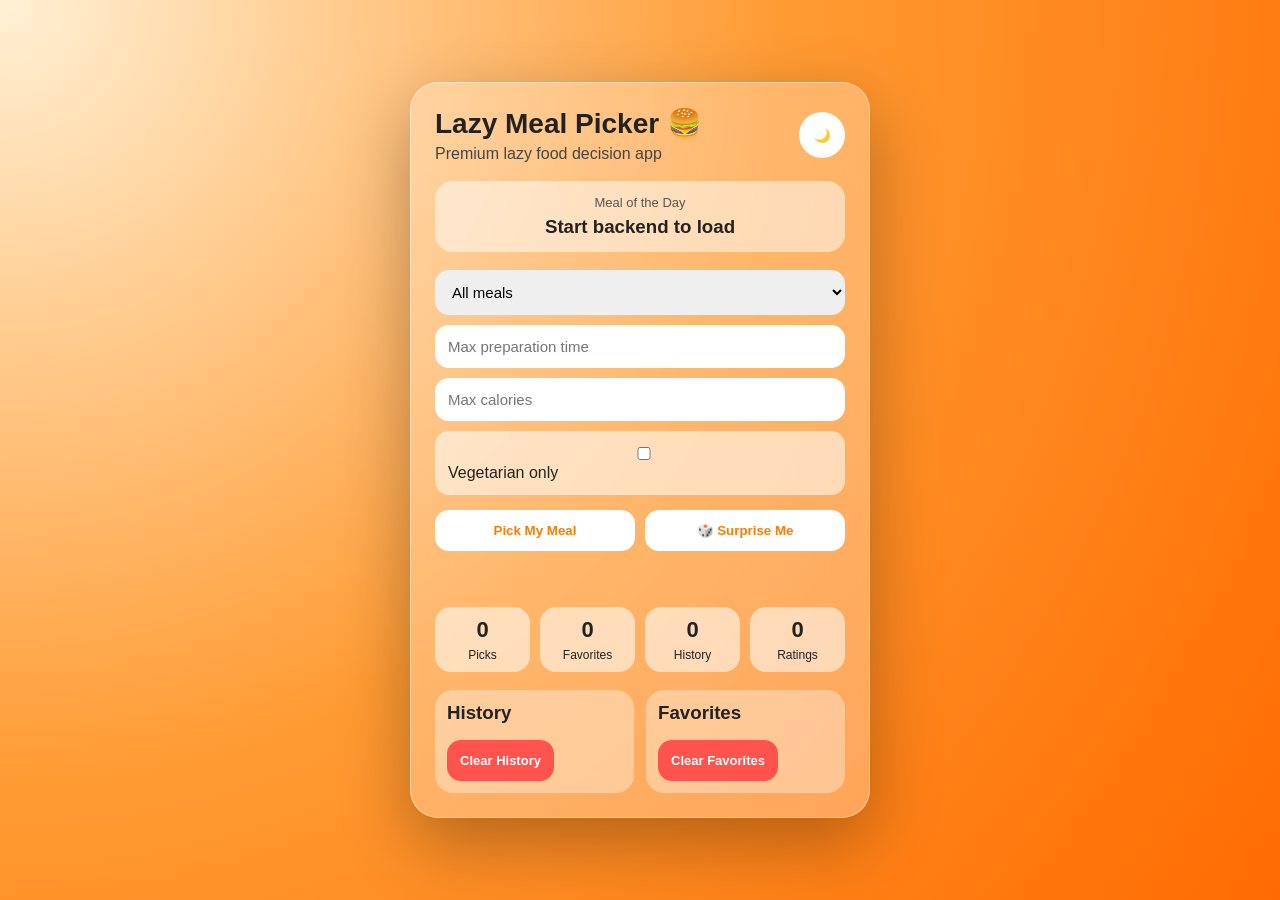
<file: Meal Picker/New folder (2)/frontend/index.html>
<!DOCTYPE html>
<html>
<head>
    <title>Lazy Meal Picker</title>
    <link rel="stylesheet" href="style.css">
</head>
<body>

<div class="app">
    <div class="top-bar">
        <div>
            <h1>Lazy Meal Picker 🍔</h1>
            <p class="subtitle">Premium lazy food decision app</p>
        </div>
        <button class="icon-btn" onclick="toggleTheme()">🌙</button>
    </div>

    <div class="daily-box">
        <p>Meal of the Day</p>
        <h3 id="dailyMeal">Loading...</h3>
    </div>

    <div class="controls">
        <select id="category">
            <option value="all">All meals</option>
            <option value="breakfast">Breakfast</option>
            <option value="lunch">Lunch</option>
            <option value="snack">Snack</option>
        </select>

        <input id="maxTime" type="number" placeholder="Max preparation time">
        <input id="maxCalories" type="number" placeholder="Max calories">

        <label class="check-box">
            <input type="checkbox" id="vegetarian">
            Vegetarian only
        </label>
    </div>

    <div class="main-buttons">
        <button onclick="getMeal()">Pick My Meal</button>
        <button onclick="surpriseMe()">🎲 Surprise Me</button>
    </div>

    <div id="mealCard" class="meal-card hidden">
        <div id="mealEmoji" class="emoji">🍽️</div>
        <h2 id="mealName"></h2>
        <p id="mealInfo"></p>
        <p id="mealNote"></p>

        <div class="rating">
            <span onclick="rateMeal(1)">⭐</span>
            <span onclick="rateMeal(2)">⭐</span>
            <span onclick="rateMeal(3)">⭐</span>
            <span onclick="rateMeal(4)">⭐</span>
            <span onclick="rateMeal(5)">⭐</span>
        </div>

        <div class="card-buttons">
            <button onclick="saveFavorite()">❤️ Save</button>
            <button onclick="copyMeal()">📋 Copy</button>
        </div>
    </div>

    <p id="message"></p>

    <div class="stats">
        <div>
            <span id="pickCount">0</span>
            <p>Picks</p>
        </div>
        <div>
            <span id="favCount">0</span>
            <p>Favorites</p>
        </div>
        <div>
            <span id="historyCount">0</span>
            <p>History</p>
        </div>
        <div>
            <span id="ratingCount">0</span>
            <p>Ratings</p>
        </div>
    </div>

    <div class="lists">
        <div class="list-box">
            <h3>History</h3>
            <ul id="history"></ul>
            <button class="danger" onclick="clearHistory()">Clear History</button>
        </div>

        <div class="list-box">
            <h3>Favorites</h3>
            <ul id="favorites"></ul>
            <button class="danger" onclick="clearFavorites()">Clear Favorites</button>
        </div>
    </div>
</div>

<script src="script.js"></script>
</body>
</html>
</file>
<file: Meal Picker/New folder (2)/frontend/style.css>
* {
    box-sizing: border-box;
}

body {
    margin: 0;
    min-height: 100vh;
    font-family: Arial, sans-serif;
    background: radial-gradient(circle at top left, #fff1d6, #ff9b33, #ff6b00);
    display: flex;
    justify-content: center;
    align-items: center;
    color: #222;
}

.app {
    width: 460px;
    max-width: 94%;
    background: rgba(255, 255, 255, 0.28);
    backdrop-filter: blur(18px);
    border: 1px solid rgba(255,255,255,0.4);
    border-radius: 28px;
    padding: 24px;
    box-shadow: 0 25px 70px rgba(0,0,0,0.3);
    animation: openApp 0.5s ease;
}

@keyframes openApp {
    from {
        transform: translateY(25px) scale(0.96);
        opacity: 0;
    }
    to {
        transform: translateY(0) scale(1);
        opacity: 1;
    }
}

.top-bar {
    display: flex;
    justify-content: space-between;
    align-items: center;
}

h1 {
    margin: 0;
    font-size: 28px;
}

.subtitle {
    margin: 5px 0 0;
    color: #444;
}

.icon-btn {
    width: 46px;
    height: 46px;
    border-radius: 50%;
    flex: none;
}

.daily-box {
    margin: 18px 0;
    padding: 14px;
    border-radius: 18px;
    background: rgba(255,255,255,0.5);
    text-align: center;
}

.daily-box p {
    margin: 0;
    font-size: 13px;
    color: #555;
}

.daily-box h3 {
    margin: 6px 0 0;
}

.controls {
    display: grid;
    gap: 10px;
}

select,
input {
    width: 100%;
    padding: 13px;
    border: none;
    border-radius: 14px;
    outline: none;
    font-size: 15px;
}

.check-box {
    padding: 13px;
    border-radius: 14px;
    background: rgba(255,255,255,0.55);
}

.main-buttons,
.card-buttons {
    display: flex;
    gap: 10px;
    margin-top: 15px;
}

button {
    flex: 1;
    padding: 13px;
    border: none;
    border-radius: 14px;
    background: white;
    color: #ff7b00;
    font-weight: bold;
    cursor: pointer;
    transition: 0.2s;
}

button:hover {
    transform: translateY(-2px) scale(1.02);
    box-shadow: 0 10px 25px rgba(0,0,0,0.18);
}

.meal-card {
    margin-top: 20px;
    padding: 22px;
    border-radius: 24px;
    background: rgba(255,255,255,0.65);
    text-align: center;
    animation: popCard 0.35s ease;
}

@keyframes popCard {
    from {
        transform: scale(0.92);
        opacity: 0;
    }
    to {
        transform: scale(1);
        opacity: 1;
    }
}

.hidden {
    display: none;
}

.emoji {
    font-size: 55px;
}

#mealName {
    margin: 10px 0;
}

#mealInfo,
#mealNote {
    margin: 7px;
    color: #444;
}

.rating {
    margin: 12px 0;
    font-size: 22px;
    cursor: pointer;
}

.rating span:hover {
    transform: scale(1.2);
}

#message {
    min-height: 22px;
    text-align: center;
    font-weight: bold;
}

.stats {
    display: grid;
    grid-template-columns: repeat(4, 1fr);
    gap: 10px;
    margin: 18px 0;
}

.stats div {
    background: rgba(255,255,255,0.55);
    border-radius: 16px;
    padding: 10px;
    text-align: center;
}

.stats span {
    font-size: 22px;
    font-weight: bold;
}

.stats p {
    margin: 5px 0 0;
    font-size: 12px;
}

.lists {
    display: grid;
    grid-template-columns: 1fr 1fr;
    gap: 12px;
}

.list-box {
    background: rgba(255,255,255,0.35);
    border-radius: 18px;
    padding: 12px;
}

.list-box h3 {
    margin: 0 0 8px;
}

ul {
    list-style: none;
    padding: 0;
    margin: 0;
    max-height: 135px;
    overflow-y: auto;
}

li {
    background: rgba(255,255,255,0.6);
    padding: 8px;
    margin-bottom: 7px;
    border-radius: 10px;
    font-size: 14px;
}

.danger {
    margin-top: 8px;
    background: rgba(255, 70, 70, 0.9);
    color: white;
    font-size: 13px;
}

.toast {
    position: fixed;
    bottom: 22px;
    right: 22px;
    background: #111;
    color: white;
    padding: 12px 18px;
    border-radius: 14px;
    font-weight: bold;
    box-shadow: 0 10px 25px rgba(0,0,0,0.25);
    animation: toastIn 0.3s ease;
}

@keyframes toastIn {
    from {
        opacity: 0;
        transform: translateY(12px);
    }
    to {
        opacity: 1;
        transform: translateY(0);
    }
}

.dark {
    background: radial-gradient(circle at top left, #444, #111, #000);
    color: white;
}

.dark .app {
    background: rgba(0,0,0,0.35);
}

.dark .subtitle,
.dark #mealInfo,
.dark #mealNote,
.dark .daily-box p {
    color: #ddd;
}

.dark .daily-box,
.dark .meal-card,
.dark .stats div,
.dark .list-box,
.dark li,
.dark .check-box {
    background: rgba(255,255,255,0.13);
}

.dark button {
    background: #1f1f1f;
    color: #ffb347;
}

@media (max-width: 500px) {
    .main-buttons,
    .card-buttons,
    .lists {
        grid-template-columns: 1fr;
        display: grid;
    }

    .stats {
        grid-template-columns: repeat(2, 1fr);
    }
}
</file>
